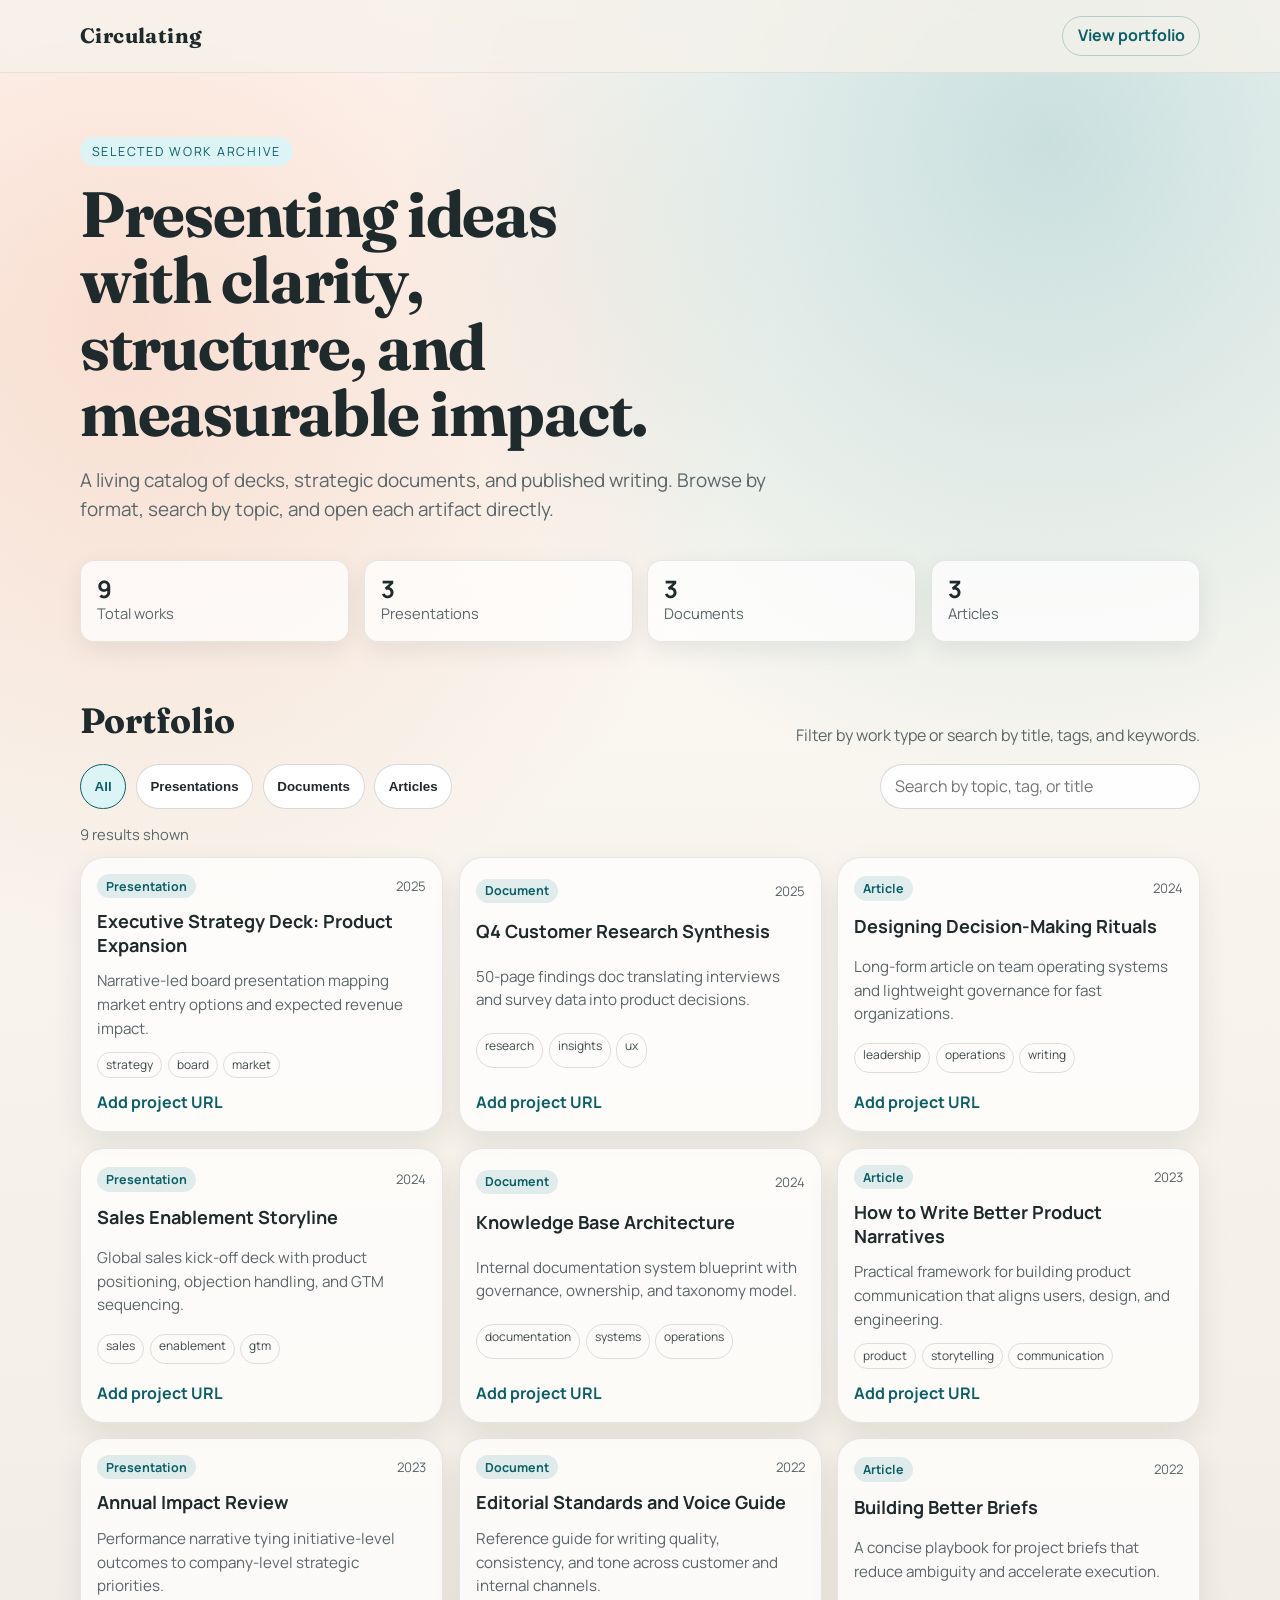
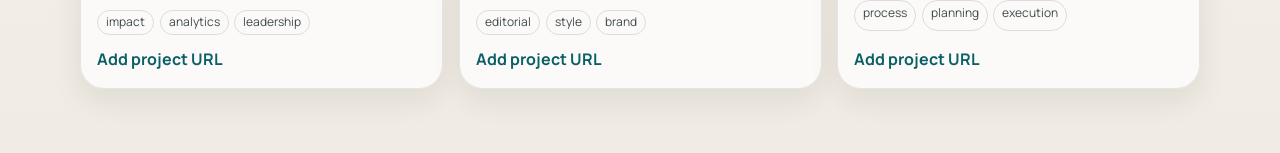
<file: index.html>
﻿<!doctype html>
<html lang="en">
  <head>
    <meta charset="UTF-8" />
    <meta name="viewport" content="width=device-width, initial-scale=1.0" />
    <title>Circulating | Portfolio</title>
    <meta
      name="description"
      content="A curated portfolio of presentations, documents, and articles."
    />
    <link rel="preconnect" href="https://fonts.googleapis.com" />
    <link rel="preconnect" href="https://fonts.gstatic.com" crossorigin />
    <link
      href="https://fonts.googleapis.com/css2?family=Manrope:wght@400;500;700;800&family=Fraunces:opsz,wght@9..144,600;9..144,700&display=swap"
      rel="stylesheet"
    />
    <link rel="stylesheet" href="styles.css" />
  </head>
  <body>
    <div class="page-glow" aria-hidden="true"></div>

    <header class="site-header">
      <div class="container header-inner">
        <a href="#" class="brand">Circulating</a>
        <a class="ghost-link" href="#portfolio">View portfolio</a>
      </div>
    </header>

    <main>
      <section class="hero container reveal">
        <p class="eyebrow">Selected work archive</p>
        <h1>Presenting ideas with clarity, structure, and measurable impact.</h1>
        <p class="hero-copy">
          A living catalog of decks, strategic documents, and published writing.
          Browse by format, search by topic, and open each artifact directly.
        </p>
        <div class="hero-metrics">
          <article>
            <strong id="metric-total">0</strong>
            <span>Total works</span>
          </article>
          <article>
            <strong id="metric-presentations">0</strong>
            <span>Presentations</span>
          </article>
          <article>
            <strong id="metric-documents">0</strong>
            <span>Documents</span>
          </article>
          <article>
            <strong id="metric-articles">0</strong>
            <span>Articles</span>
          </article>
        </div>
      </section>

      <section id="portfolio" class="portfolio container reveal">
        <div class="section-head">
          <h2>Portfolio</h2>
          <p>Filter by work type or search by title, tags, and keywords.</p>
        </div>

        <div class="controls" role="region" aria-label="Portfolio controls">
          <div class="filters" role="tablist" aria-label="Work type filter">
            <button class="filter-chip active" data-filter="all" role="tab" aria-selected="true">All</button>
            <button class="filter-chip" data-filter="presentation" role="tab" aria-selected="false">Presentations</button>
            <button class="filter-chip" data-filter="document" role="tab" aria-selected="false">Documents</button>
            <button class="filter-chip" data-filter="article" role="tab" aria-selected="false">Articles</button>
          </div>
          <label class="search-wrap" for="search">
            <span class="sr-only">Search portfolio</span>
            <input id="search" type="search" placeholder="Search by topic, tag, or title" />
          </label>
        </div>

        <div id="results-meta" class="results-meta" aria-live="polite"></div>
        <div id="portfolio-grid" class="portfolio-grid" aria-live="polite"></div>
      </section>
    </main>

    <template id="card-template">
      <article class="work-card reveal-stagger">
        <div class="work-card-top">
          <span class="work-type"></span>
          <span class="work-year"></span>
        </div>
        <h3 class="work-title"></h3>
        <p class="work-summary"></p>
        <ul class="work-tags"></ul>
        <a class="work-link" target="_blank" rel="noopener noreferrer">Open work</a>
      </article>
    </template>

    <script src="script.js"></script>
  </body>
</html>
</file>
<file: styles.css>
﻿:root {
  --bg: #f6f2ea;
  --text: #1f2a2d;
  --muted: #5a6669;
  --surface: rgba(255, 255, 255, 0.72);
  --surface-solid: #ffffff;
  --line: #d7ddd9;
  --accent: #0e7c86;
  --accent-strong: #0b5f67;
  --accent-soft: #ddf4f6;
  --highlight: #e96d41;
  --shadow: 0 20px 48px rgba(19, 43, 47, 0.14);
  --radius-lg: 24px;
  --radius-md: 14px;
  --radius-sm: 10px;
}

* {
  box-sizing: border-box;
}

html,
body {
  margin: 0;
  padding: 0;
}

body {
  min-height: 100vh;
  font-family: "Manrope", "Segoe UI", sans-serif;
  color: var(--text);
  background:
    radial-gradient(circle at 10% 18%, rgba(233, 109, 65, 0.2) 0%, rgba(233, 109, 65, 0) 35%),
    radial-gradient(circle at 82% 8%, rgba(14, 124, 134, 0.22) 0%, rgba(14, 124, 134, 0) 34%),
    linear-gradient(180deg, #fffdf9 0%, var(--bg) 65%, #f1ece3 100%);
  line-height: 1.55;
}

.page-glow {
  position: fixed;
  inset: 0;
  pointer-events: none;
  background: repeating-linear-gradient(
    125deg,
    rgba(255, 255, 255, 0.04) 0,
    rgba(255, 255, 255, 0.04) 1px,
    rgba(255, 255, 255, 0) 1px,
    rgba(255, 255, 255, 0) 16px
  );
}

.container {
  width: min(1120px, calc(100% - 2.5rem));
  margin: 0 auto;
}

.site-header {
  position: sticky;
  top: 0;
  z-index: 10;
  backdrop-filter: blur(10px);
  background: rgba(246, 242, 234, 0.8);
  border-bottom: 1px solid rgba(31, 42, 45, 0.08);
}

.header-inner {
  padding: 1rem 0;
  display: flex;
  align-items: center;
  justify-content: space-between;
}

.brand {
  font-family: "Fraunces", serif;
  font-size: 1.3rem;
  font-weight: 700;
  letter-spacing: 0.02em;
  color: var(--text);
  text-decoration: none;
}

.ghost-link {
  color: var(--accent-strong);
  text-decoration: none;
  font-weight: 700;
  border: 1px solid rgba(11, 95, 103, 0.24);
  border-radius: 999px;
  padding: 0.4rem 0.9rem;
  transition: transform 0.2s ease, background 0.2s ease;
}

.ghost-link:hover {
  transform: translateY(-1px);
  background: rgba(11, 95, 103, 0.08);
}

.hero {
  padding: 4rem 0 2rem;
}

.eyebrow {
  display: inline-block;
  font-size: 0.78rem;
  text-transform: uppercase;
  letter-spacing: 0.14em;
  color: var(--accent-strong);
  background: var(--accent-soft);
  border-radius: 999px;
  padding: 0.32rem 0.72rem;
  margin: 0 0 0.9rem;
}

.hero h1 {
  margin: 0;
  max-width: 14ch;
  font-family: "Fraunces", serif;
  font-size: clamp(2rem, 5vw, 4rem);
  line-height: 1.04;
  letter-spacing: -0.02em;
}

.hero-copy {
  margin-top: 1.2rem;
  max-width: 62ch;
  color: var(--muted);
  font-size: clamp(1rem, 1.9vw, 1.18rem);
}

.hero-metrics {
  margin-top: 2.2rem;
  display: grid;
  grid-template-columns: repeat(4, minmax(0, 1fr));
  gap: 0.9rem;
}

.hero-metrics article {
  background: var(--surface);
  border: 1px solid rgba(31, 42, 45, 0.1);
  border-radius: var(--radius-md);
  padding: 1rem;
  box-shadow: 0 8px 24px rgba(19, 43, 47, 0.08);
}

.hero-metrics strong {
  display: block;
  font-size: 1.5rem;
  line-height: 1;
}

.hero-metrics span {
  color: var(--muted);
  font-size: 0.92rem;
}

.portfolio {
  padding: 1.2rem 0 4rem;
}

.section-head {
  display: flex;
  justify-content: space-between;
  gap: 1rem;
  align-items: end;
  margin-bottom: 1rem;
}

.section-head h2 {
  margin: 0;
  font-family: "Fraunces", serif;
  font-size: clamp(1.6rem, 3vw, 2.2rem);
}

.section-head p {
  margin: 0;
  color: var(--muted);
}

.controls {
  display: grid;
  gap: 0.8rem;
  grid-template-columns: 1fr minmax(220px, 320px);
  margin-bottom: 0.9rem;
}

.filters {
  display: flex;
  flex-wrap: wrap;
  gap: 0.6rem;
}

.filter-chip {
  border: 1px solid rgba(31, 42, 45, 0.18);
  background: var(--surface-solid);
  color: var(--text);
  border-radius: 999px;
  padding: 0.45rem 0.85rem;
  font-weight: 700;
  cursor: pointer;
  transition: all 0.2s ease;
}

.filter-chip:hover {
  border-color: rgba(11, 95, 103, 0.35);
}

.filter-chip.active {
  border-color: var(--accent-strong);
  background: var(--accent-soft);
  color: var(--accent-strong);
}

.search-wrap input {
  width: 100%;
  border-radius: 999px;
  border: 1px solid rgba(31, 42, 45, 0.18);
  background: rgba(255, 255, 255, 0.9);
  padding: 0.55rem 0.9rem;
  font: inherit;
}

.search-wrap input:focus-visible,
.filter-chip:focus-visible,
.work-link:focus-visible,
.ghost-link:focus-visible {
  outline: 2px solid var(--highlight);
  outline-offset: 2px;
}

.results-meta {
  font-size: 0.92rem;
  color: var(--muted);
  margin-bottom: 0.7rem;
}

.portfolio-grid {
  display: grid;
  grid-template-columns: repeat(3, minmax(0, 1fr));
  gap: 1rem;
}

.work-card {
  background: var(--surface);
  border: 1px solid rgba(31, 42, 45, 0.1);
  border-radius: var(--radius-lg);
  padding: 1rem;
  box-shadow: 0 12px 30px rgba(19, 43, 47, 0.09);
  display: grid;
  gap: 0.75rem;
  min-height: 236px;
  transition: transform 0.24s ease, box-shadow 0.24s ease, border-color 0.24s ease;
}

.work-card:hover {
  transform: translateY(-4px);
  box-shadow: var(--shadow);
  border-color: rgba(11, 95, 103, 0.32);
}

.work-card-top {
  display: flex;
  justify-content: space-between;
  align-items: center;
}

.work-type {
  background: rgba(14, 124, 134, 0.12);
  color: var(--accent-strong);
  padding: 0.16rem 0.55rem;
  border-radius: 999px;
  font-size: 0.78rem;
  text-transform: capitalize;
  font-weight: 700;
}

.work-year {
  color: var(--muted);
  font-size: 0.82rem;
}

.work-title {
  margin: 0;
  font-size: 1.13rem;
  line-height: 1.3;
}

.work-summary {
  margin: 0;
  color: var(--muted);
  font-size: 0.95rem;
}

.work-tags {
  margin: 0;
  padding: 0;
  list-style: none;
  display: flex;
  flex-wrap: wrap;
  gap: 0.35rem;
}

.work-tags li {
  border: 1px solid rgba(31, 42, 45, 0.14);
  border-radius: 999px;
  padding: 0.16rem 0.5rem;
  font-size: 0.75rem;
  color: #3f4a4d;
}

.work-link {
  margin-top: auto;
  text-decoration: none;
  font-weight: 700;
  color: var(--accent-strong);
}

.empty-state {
  border: 1px dashed rgba(31, 42, 45, 0.24);
  border-radius: var(--radius-md);
  padding: 1.2rem;
  color: var(--muted);
  background: rgba(255, 255, 255, 0.66);
}

.sr-only {
  position: absolute;
  width: 1px;
  height: 1px;
  padding: 0;
  margin: -1px;
  overflow: hidden;
  clip: rect(0, 0, 0, 0);
  white-space: nowrap;
  border: 0;
}

.reveal {
  opacity: 0;
  transform: translateY(22px);
  animation: riseIn 0.7s ease forwards;
}

.reveal:nth-of-type(2) {
  animation-delay: 0.12s;
}

.reveal-stagger {
  opacity: 0;
  transform: translateY(18px) scale(0.985);
  animation: cardIn 0.44s ease forwards;
}

@keyframes riseIn {
  to {
    opacity: 1;
    transform: translateY(0);
  }
}

@keyframes cardIn {
  to {
    opacity: 1;
    transform: translateY(0) scale(1);
  }
}

@media (max-width: 980px) {
  .portfolio-grid {
    grid-template-columns: repeat(2, minmax(0, 1fr));
  }

  .hero-metrics {
    grid-template-columns: repeat(2, minmax(0, 1fr));
  }

  .section-head {
    align-items: start;
    flex-direction: column;
  }
}

@media (max-width: 760px) {
  .controls {
    grid-template-columns: 1fr;
  }

  .portfolio-grid {
    grid-template-columns: 1fr;
  }

  .container {
    width: min(1120px, calc(100% - 1.35rem));
  }

  .hero {
    padding-top: 2.8rem;
  }
}

@media (prefers-reduced-motion: reduce) {
  * {
    animation: none !important;
    transition: none !important;
  }
}
</file>
